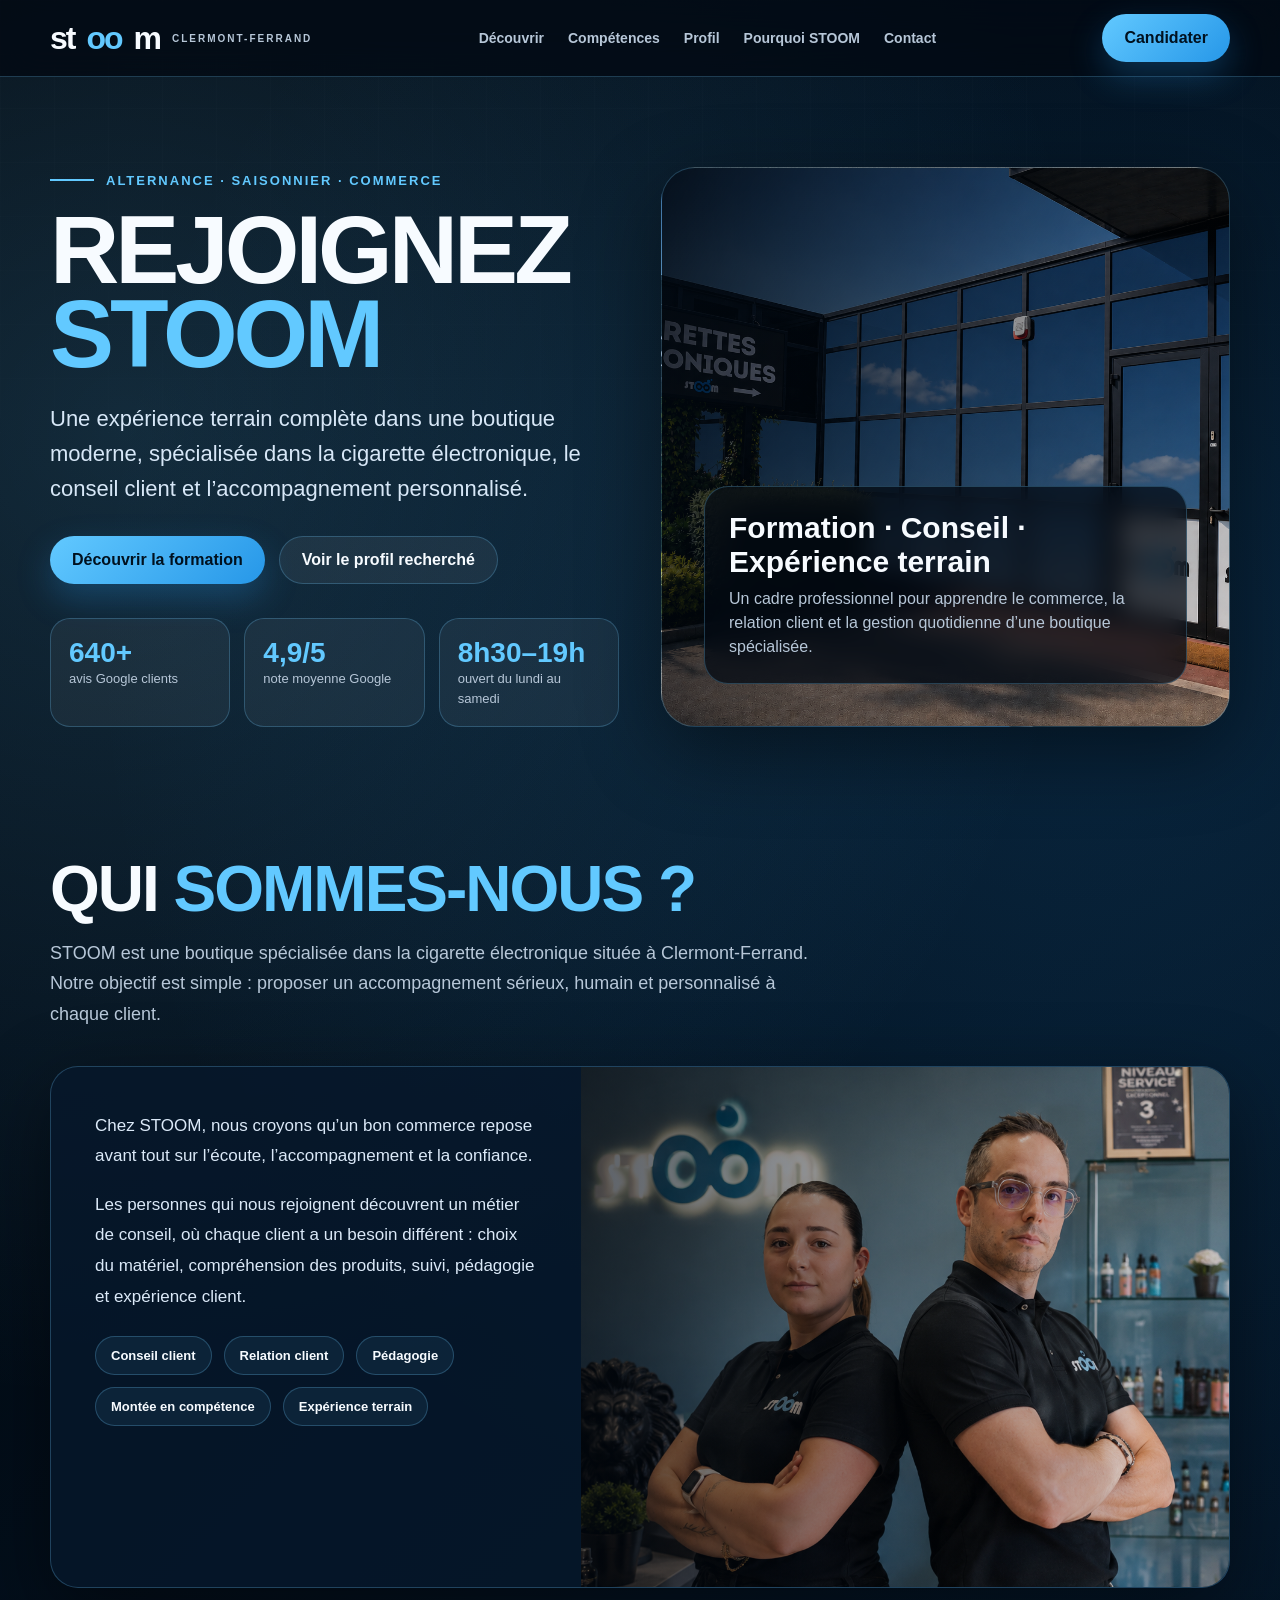
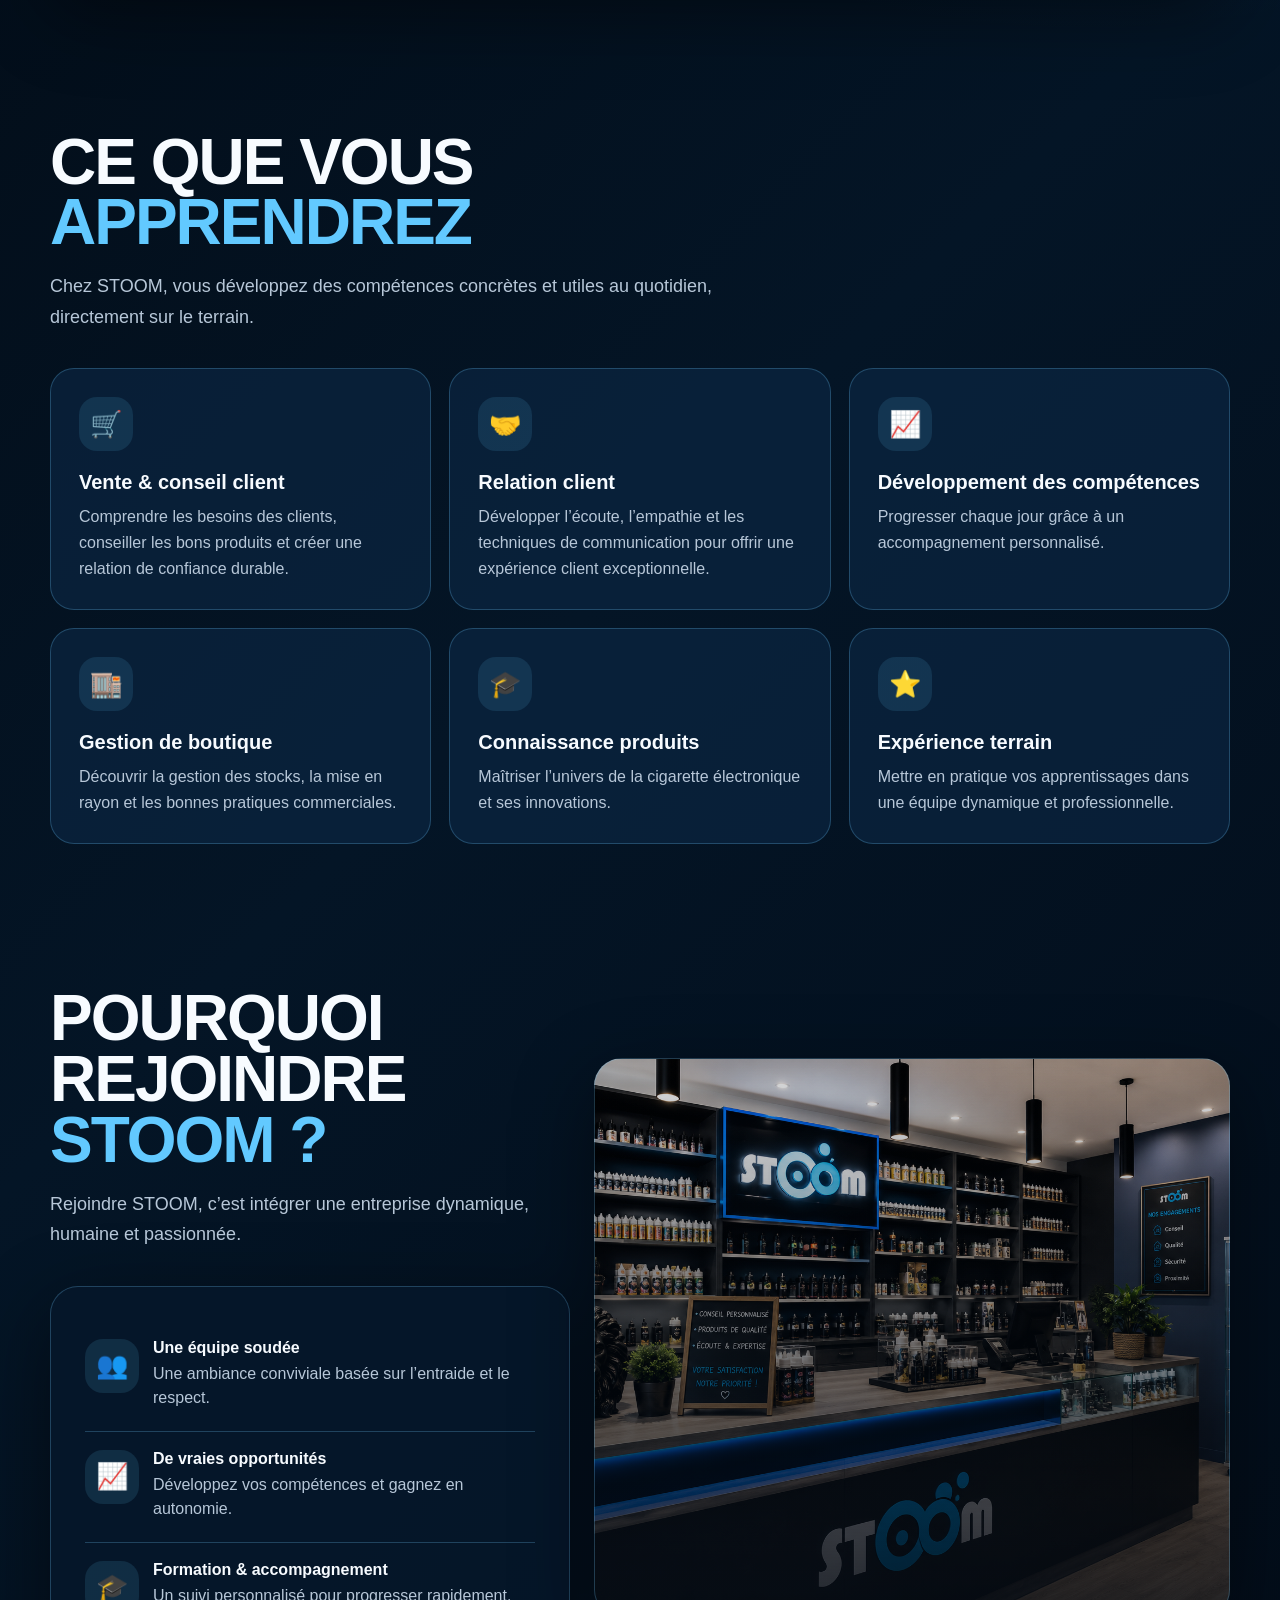
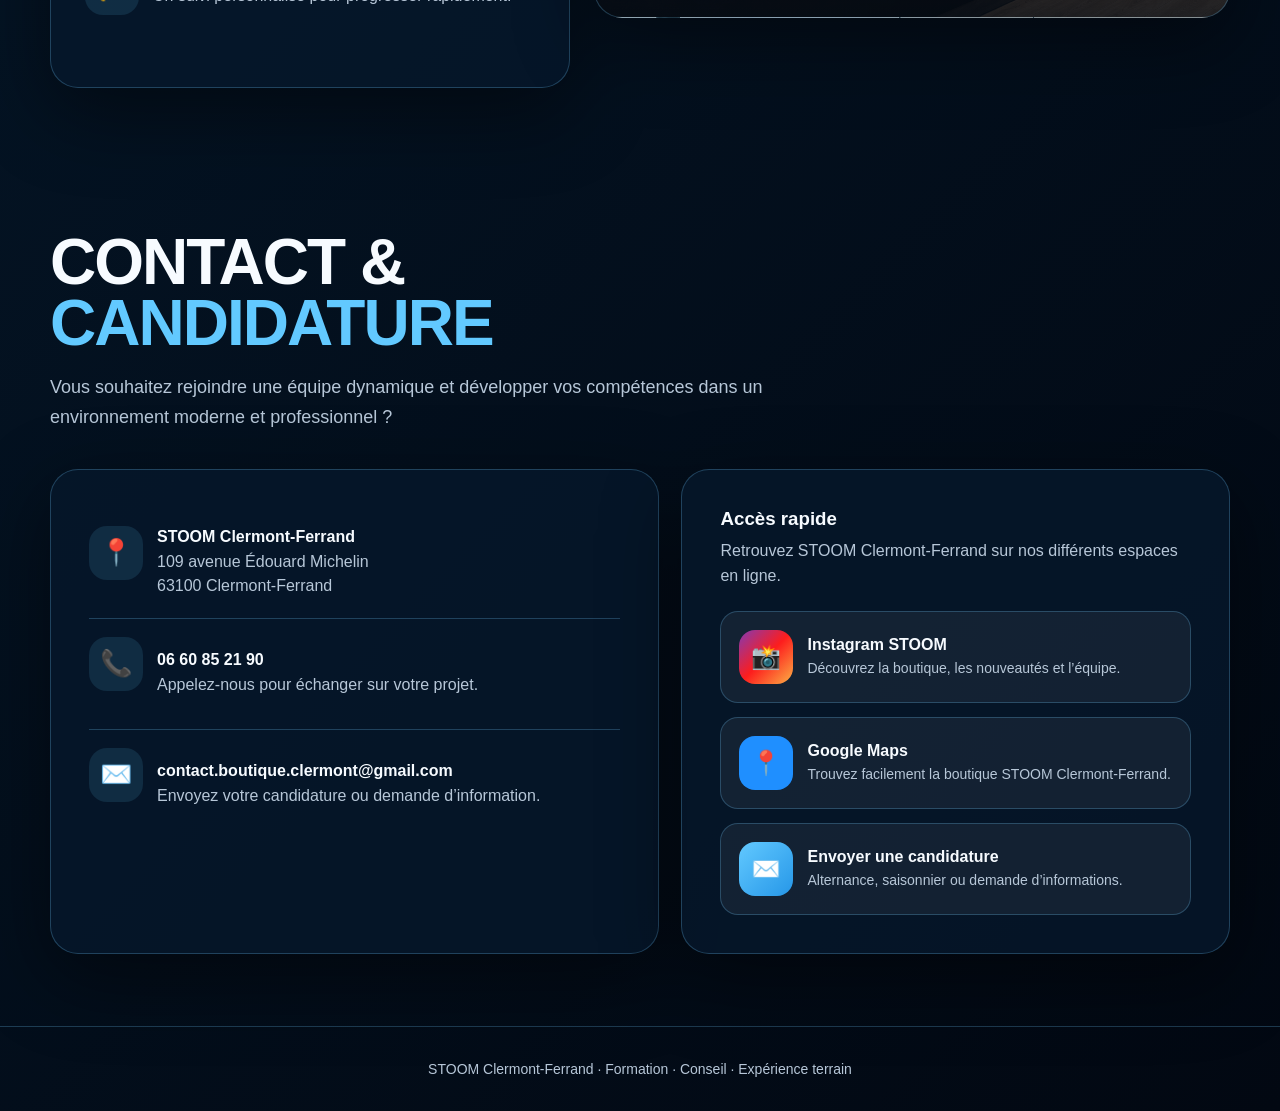
<file: index.html>
<!DOCTYPE html>
<html lang="fr">
<head>
<meta charset="UTF-8" />
<meta name="viewport" content="width=device-width, initial-scale=1.0"/>

<title>STOOM Clermont-Ferrand | Alternance & Emploi saisonnier</title>

<meta name="description" content="Découvrez STOOM Clermont-Ferrand : une boutique moderne spécialisée dans la cigarette électronique, proposant alternance et emploi saisonnier dans un environnement professionnel et humain."/>

<style>

:root{
  --bg:#020912;
  --bg2:#06172a;
  --panel:rgba(7,24,43,.82);
  --panel2:rgba(12,39,68,.65);
  --blue:#62c9ff;
  --blue2:#2697e8;
  --white:#f7fbff;
  --muted:#b7c7d8;
  --line:rgba(112,201,255,.25);
  --shadow:0 24px 80px rgba(0,0,0,.45);
  --radius:28px;
  --max:1180px;
}

*{
  margin:0;
  padding:0;
  box-sizing:border-box;
}

html{
  scroll-behavior:smooth;
}

body{
  font-family:Arial, Helvetica, sans-serif;
  background:
    radial-gradient(circle at 10% 10%, rgba(98,201,255,.18), transparent 24%),
    radial-gradient(circle at 85% 15%, rgba(38,151,232,.16), transparent 26%),
    linear-gradient(135deg,#01050b 0%,#041526 50%,#020812 100%);
  color:var(--white);
  overflow-x:hidden;
}

body::before{
  content:"";
  position:fixed;
  inset:0;
  pointer-events:none;
  background-image:
  linear-gradient(rgba(255,255,255,.025) 1px, transparent 1px),
  linear-gradient(90deg, rgba(255,255,255,.025) 1px, transparent 1px);
  background-size:54px 54px;
  mask-image:linear-gradient(to bottom, rgba(0,0,0,.55), transparent 85%);
  z-index:-1;
}

a{
  color:inherit;
  text-decoration:none;
}

img{
  max-width:100%;
  display:block;
}

.wrap{
  width:min(var(--max), calc(100% - 34px));
  margin:auto;
}

/* NAV */

.nav{
  position:sticky;
  top:0;
  z-index:50;
  backdrop-filter:blur(18px);
  background:rgba(2,9,18,.75);
  border-bottom:1px solid var(--line);
}

.nav-inner{
  min-height:76px;
  display:flex;
  align-items:center;
  justify-content:space-between;
  gap:20px;
}

.brand{
  display:flex;
  align-items:center;
  gap:12px;
  font-size:32px;
  font-weight:900;
  letter-spacing:-2px;
}

.brand .oo{
  color:var(--blue);
}

.brand small{
  display:block;
  font-size:10px;
  letter-spacing:2px;
  color:var(--muted);
  text-transform:uppercase;
}

.links{
  display:flex;
  gap:24px;
  color:var(--muted);
  font-size:14px;
  font-weight:700;
}

.links a:hover{
  color:var(--blue);
}

.btn{
  min-height:48px;
  display:inline-flex;
  align-items:center;
  justify-content:center;
  padding:0 22px;
  border-radius:999px;
  font-weight:900;
  background:linear-gradient(135deg,var(--blue),var(--blue2));
  color:#00111f;
  box-shadow:0 14px 34px rgba(38,151,232,.28);
}

/* HERO */

.hero{
  padding:90px 0 60px;
}

.hero-grid{
  display:grid;
  grid-template-columns:1fr 1fr;
  gap:42px;
  align-items:center;
}

.eyebrow{
  display:inline-flex;
  align-items:center;
  gap:12px;
  color:var(--blue);
  font-weight:900;
  letter-spacing:2px;
  text-transform:uppercase;
  font-size:13px;
  margin-bottom:20px;
}

.eyebrow::before{
  content:"";
  width:44px;
  height:2px;
  background:var(--blue);
}

h1{
  font-size:clamp(48px,8vw,96px);
  line-height:.88;
  letter-spacing:-4px;
  text-transform:uppercase;
  margin-bottom:24px;
}

.blue{
  color:var(--blue);
}

.lead{
  color:#d7e7f7;
  font-size:clamp(18px,2vw,22px);
  line-height:1.6;
  margin-bottom:30px;
  max-width:650px;
}

.hero-actions{
  display:flex;
  flex-wrap:wrap;
  gap:14px;
  margin-bottom:34px;
}

.btn.secondary{
  background:rgba(255,255,255,.06);
  border:1px solid var(--line);
  color:var(--white);
  box-shadow:none;
}

.stats{
  display:grid;
  grid-template-columns:repeat(3,1fr);
  gap:14px;
}

.stat{
  background:rgba(255,255,255,.05);
  border:1px solid var(--line);
  border-radius:20px;
  padding:18px;
}

.stat strong{
  display:block;
  font-size:28px;
  color:var(--blue);
}

.stat span{
  color:var(--muted);
  font-size:13px;
  line-height:1.4;
}

.hero-card{
  min-height:560px;
  border-radius:34px;
  overflow:hidden;
  position:relative;
  border:1px solid var(--line);
  box-shadow:var(--shadow);
  background:
    linear-gradient(115deg, rgba(1,8,16,.92) 0%, rgba(1,8,16,.45) 48%, rgba(1,8,16,.04) 100%),
    url('boutique-stoom.jpg');
  background-size:cover;
  background-position:center;
}

.card-caption{
  position:absolute;
  left:42px;
  right:42px;
  bottom:42px;
  padding:24px;
  border-radius:24px;
  background:rgba(2,9,18,.72);
  border:1px solid var(--line);
  backdrop-filter:blur(12px);
}

.card-caption h2{
  font-size:30px;
  margin-bottom:8px;
}

.card-caption p{
  color:var(--muted);
  line-height:1.5;
}

/* GENERAL */

section{
  padding:72px 0;
}

.section-head{
  margin-bottom:36px;
  max-width:760px;
}

.section-head h2{
  font-size:clamp(36px,5vw,66px);
  line-height:.95;
  letter-spacing:-2px;
  text-transform:uppercase;
  margin-bottom:18px;
}

.section-head p{
  color:var(--muted);
  line-height:1.7;
  font-size:18px;
}

.panel{
  background:var(--panel);
  border:1px solid var(--line);
  border-radius:var(--radius);
  overflow:hidden;
  box-shadow:var(--shadow);
}

/* ABOUT */

.about-grid{
  display:grid;
  grid-template-columns:.9fr 1.1fr;
}

.about-text{
  padding:44px;
}

.about-text p{
  line-height:1.8;
  margin-bottom:18px;
  color:#dbe9f8;
  font-size:17px;
}

.about-visual{
  min-height:520px;
  background:
  linear-gradient(90deg, rgba(2,9,18,.65), rgba(2,9,18,.05)),
  url('equipe-stoom.jpg');
  background-size:cover;
  background-position:center 18%;
}

.pill-list{
  display:flex;
  flex-wrap:wrap;
  gap:12px;
  margin-top:24px;
}

.pill{
  padding:11px 15px;
  border-radius:999px;
  border:1px solid var(--line);
  background:rgba(98,201,255,.08);
  font-size:13px;
  font-weight:800;
}

/* CARDS */

.cards{
  display:grid;
  grid-template-columns:repeat(3,1fr);
  gap:18px;
}

.feature{
  padding:28px;
  border-radius:24px;
  background:var(--panel2);
  border:1px solid var(--line);
  transition:.2s;
}

.feature:hover{
  transform:translateY(-5px);
  border-color:rgba(98,201,255,.55);
}

.icon{
  width:54px;
  height:54px;
  border-radius:18px;
  display:grid;
  place-items:center;
  background:rgba(98,201,255,.12);
  color:var(--blue);
  font-size:26px;
  margin-bottom:20px;
}

.feature h3{
  margin-bottom:10px;
  font-size:20px;
}

.feature p{
  color:var(--muted);
  line-height:1.6;
}

/* SPLIT */

.split{
  display:grid;
  grid-template-columns:1fr 1fr;
  gap:22px;
}

.list-panel{
  padding:34px;
}

.list-panel h3{
  margin-bottom:22px;
  color:var(--blue);
}

.item{
  display:grid;
  grid-template-columns:54px 1fr;
  gap:14px;
  padding:18px 0;
  border-bottom:1px solid var(--line);
}

.item:last-child{
  border-bottom:0;
}

.item b{
  display:block;
  margin-bottom:5px;
}

.item span{
  color:var(--muted);
  line-height:1.5;
}

/* WHY */

.why{
  display:grid;
  grid-template-columns:.9fr 1.1fr;
  gap:24px;
  align-items:center;
}

.why-visual{
  min-height:560px;
  border-radius:var(--radius);
  border:1px solid var(--line);
  box-shadow:var(--shadow);
  background:
  linear-gradient(0deg, rgba(2,9,18,.85), rgba(2,9,18,.14)),
  url('interieur-stoom.jpg');
  background-size:cover;
  background-position:center;
}

/* CONTACT */

.contact-grid{
  display:grid;
  grid-template-columns:1fr .9fr;
  gap:22px;
}

.contact-card{
  padding:38px;
}

.contact-row{
  display:grid;
  grid-template-columns:54px 1fr;
  gap:14px;
  align-items:center;
  padding:18px 0;
  border-bottom:1px solid var(--line);
}

.contact-row:last-child{
  border-bottom:0;
}

.contact-row strong{
  display:block;
  margin-bottom:4px;
}

.contact-row span{
  color:var(--muted);
  line-height:1.5;
}

.qrbox{
  padding:38px;
}

.quick-links{
  display:flex;
  flex-direction:column;
  gap:14px;
  margin-top:22px;
}

.quick-link{
  display:flex;
  align-items:center;
  gap:14px;
  padding:18px;
  border-radius:18px;
  background:rgba(255,255,255,.06);
  border:1px solid var(--line);
  transition:.2s;
}

.quick-link:hover{
  border-color:var(--blue);
  transform:translateY(-2px);
}

.quick-icon{
  width:54px;
  height:54px;
  border-radius:16px;
  display:grid;
  place-items:center;
  font-size:24px;
  flex-shrink:0;
}

.instagram{
  background:linear-gradient(135deg,#833ab4,#fd1d1d,#fcb045);
}

.maps{
  background:#1f8fff;
}

.mail{
  background:linear-gradient(135deg,var(--blue),var(--blue2));
  color:#00111f;
}

.quick-link strong{
  display:block;
  margin-bottom:4px;
}

.quick-link span{
  color:var(--muted);
  font-size:14px;
  line-height:1.45;
}

/* FOOTER */

.footer{
  padding:34px 0;
  border-top:1px solid var(--line);
  text-align:center;
  color:var(--muted);
  font-size:14px;
}

/* MOBILE */

@media(max-width:940px){

  .links{
    display:none;
  }

  .hero-grid,
  .about-grid,
  .split,
  .why,
  .contact-grid{
    grid-template-columns:1fr;
  }

  .cards{
    grid-template-columns:1fr 1fr;
  }

  .stats{
    grid-template-columns:1fr;
  }

  .hero-card{
    min-height:430px;
  }

}

@media(max-width:620px){

  .cards{
    grid-template-columns:1fr;
  }

  .wrap{
    width:min(100% - 24px, var(--max));
  }

  h1{
    letter-spacing:-2px;
  }

  .about-text,
  .list-panel,
  .contact-card,
  .qrbox{
    padding:24px;
  }

  .about-visual{
    min-height:520px;
    background-position:center top;
  }

}

</style>
</head>

<body>

<header class="nav">
  <div class="wrap nav-inner">

    <a class="brand" href="#top">
      st<span class="oo">oo</span>m
      <small>Clermont-Ferrand</small>
    </a>

    <nav class="links">
      <a href="#decouvrir">Découvrir</a>
      <a href="#apprendre">Compétences</a>
      <a href="#profil">Profil</a>
      <a href="#pourquoi">Pourquoi STOOM</a>
      <a href="#contact">Contact</a>
    </nav>

    <a class="btn" href="#contact">
      Candidater
    </a>

  </div>
</header>

<main id="top">

<section class="hero">
  <div class="wrap hero-grid">

    <div>

      <div class="eyebrow">
        Alternance · saisonnier · commerce
      </div>

      <h1>
        Rejoignez
        <span class="blue">STOOM</span>
      </h1>

      <p class="lead">
        Une expérience terrain complète dans une boutique moderne, spécialisée dans la cigarette électronique, le conseil client et l’accompagnement personnalisé.
      </p>

      <div class="hero-actions">
        <a class="btn" href="#apprendre">
          Découvrir la formation
        </a>

        <a class="btn secondary" href="#profil">
          Voir le profil recherché
        </a>
      </div>

      <div class="stats">

        <div class="stat">
          <strong>640+</strong>
          <span>avis Google clients</span>
        </div>

        <div class="stat">
          <strong>4,9/5</strong>
          <span>note moyenne Google</span>
        </div>

        <div class="stat">
          <strong>8h30–19h</strong>
          <span>ouvert du lundi au samedi</span>
        </div>

      </div>

    </div>

    <div class="hero-card">

      <div class="card-caption">
        <h2>
          Formation · Conseil · Expérience terrain
        </h2>

        <p>
          Un cadre professionnel pour apprendre le commerce, la relation client et la gestion quotidienne d’une boutique spécialisée.
        </p>
      </div>

    </div>

  </div>
</section>

<section id="decouvrir">

  <div class="wrap">

    <div class="section-head">

      <h2>
        Qui
        <span class="blue">sommes-nous ?</span>
      </h2>

      <p>
        STOOM est une boutique spécialisée dans la cigarette électronique située à Clermont-Ferrand. Notre objectif est simple : proposer un accompagnement sérieux, humain et personnalisé à chaque client.
      </p>

    </div>

    <div class="panel about-grid">

      <div class="about-text">

        <p>
          Chez STOOM, nous croyons qu’un bon commerce repose avant tout sur l’écoute, l’accompagnement et la confiance.
        </p>

        <p>
          Les personnes qui nous rejoignent découvrent un métier de conseil, où chaque client a un besoin différent : choix du matériel, compréhension des produits, suivi, pédagogie et expérience client.
        </p>

        <div class="pill-list">

          <span class="pill">Conseil client</span>
          <span class="pill">Relation client</span>
          <span class="pill">Pédagogie</span>
          <span class="pill">Montée en compétence</span>
          <span class="pill">Expérience terrain</span>

        </div>

      </div>

      <div class="about-visual"></div>

    </div>

  </div>

</section>

<section id="apprendre">

  <div class="wrap">

    <div class="section-head">

      <h2>
        Ce que vous
        <span class="blue">apprendrez</span>
      </h2>

      <p>
        Chez STOOM, vous développez des compétences concrètes et utiles au quotidien, directement sur le terrain.
      </p>

    </div>

    <div class="cards">

      <article class="feature">
        <div class="icon">🛒</div>
        <h3>Vente & conseil client</h3>
        <p>Comprendre les besoins des clients, conseiller les bons produits et créer une relation de confiance durable.</p>
      </article>

      <article class="feature">
        <div class="icon">🤝</div>
        <h3>Relation client</h3>
        <p>Développer l’écoute, l’empathie et les techniques de communication pour offrir une expérience client exceptionnelle.</p>
      </article>

      <article class="feature">
        <div class="icon">📈</div>
        <h3>Développement des compétences</h3>
        <p>Progresser chaque jour grâce à un accompagnement personnalisé.</p>
      </article>

      <article class="feature">
        <div class="icon">🏬</div>
        <h3>Gestion de boutique</h3>
        <p>Découvrir la gestion des stocks, la mise en rayon et les bonnes pratiques commerciales.</p>
      </article>

      <article class="feature">
        <div class="icon">🎓</div>
        <h3>Connaissance produits</h3>
        <p>Maîtriser l’univers de la cigarette électronique et ses innovations.</p>
      </article>

      <article class="feature">
        <div class="icon">⭐</div>
        <h3>Expérience terrain</h3>
        <p>Mettre en pratique vos apprentissages dans une équipe dynamique et professionnelle.</p>
      </article>

    </div>

  </div>

</section>

<section id="pourquoi">

  <div class="wrap why">

    <div>

      <div class="section-head">

        <h2>
          Pourquoi rejoindre
          <span class="blue">STOOM ?</span>
        </h2>

        <p>
          Rejoindre STOOM, c’est intégrer une entreprise dynamique, humaine et passionnée.
        </p>

      </div>

      <div class="panel list-panel">

        <div class="item">
          <div class="icon">👥</div>
          <div>
            <b>Une équipe soudée</b>
            <span>Une ambiance conviviale basée sur l’entraide et le respect.</span>
          </div>
        </div>

        <div class="item">
          <div class="icon">📈</div>
          <div>
            <b>De vraies opportunités</b>
            <span>Développez vos compétences et gagnez en autonomie.</span>
          </div>
        </div>

        <div class="item">
          <div class="icon">🎓</div>
          <div>
            <b>Formation & accompagnement</b>
            <span>Un suivi personnalisé pour progresser rapidement.</span>
          </div>
        </div>

      </div>

    </div>

    <div class="why-visual"></div>

  </div>

</section>

<section id="contact">

  <div class="wrap">

    <div class="section-head">

      <h2>
        Contact &
        <span class="blue">candidature</span>
      </h2>

      <p>
        Vous souhaitez rejoindre une équipe dynamique et développer vos compétences dans un environnement moderne et professionnel ?
      </p>

    </div>

    <div class="contact-grid">

      <div class="panel contact-card">

        <div class="contact-row">
          <div class="icon">📍</div>
          <div>
            <strong>STOOM Clermont-Ferrand</strong>
            <span>
              109 avenue Édouard Michelin<br>
              63100 Clermont-Ferrand
            </span>
          </div>
        </div>

        <a class="contact-row" href="tel:+33660852190">
          <div class="icon">📞</div>
          <div>
            <strong>06 60 85 21 90</strong>
            <span>Appelez-nous pour échanger sur votre projet.</span>
          </div>
        </a>

        <a class="contact-row" href="mailto:contact.boutique.clermont@gmail.com">
          <div class="icon">✉️</div>
          <div>
            <strong>contact.boutique.clermont@gmail.com</strong>
            <span>Envoyez votre candidature ou demande d’information.</span>
          </div>
        </a>

      </div>

      <div class="panel qrbox">

        <h3 style="margin-bottom:8px;">
          Accès rapide
        </h3>

        <p style="color:var(--muted); line-height:1.6;">
          Retrouvez STOOM Clermont-Ferrand sur nos différents espaces en ligne.
        </p>

        <div class="quick-links">

          <a class="quick-link"
             href="https://www.instagram.com/stoomclermontferrand/"
             target="_blank">

            <div class="quick-icon instagram">
              📸
            </div>

            <div>
              <strong>Instagram STOOM</strong>
              <span>
                Découvrez la boutique, les nouveautés et l’équipe.
              </span>
            </div>

          </a>

          <a class="quick-link"
             href="https://www.google.com/maps/dir//STOOM+Cigarettes+%C3%A9lectronique+-+Clermont-Ferrand"
             target="_blank">

            <div class="quick-icon maps">
              📍
            </div>

            <div>
              <strong>Google Maps</strong>
              <span>
                Trouvez facilement la boutique STOOM Clermont-Ferrand.
              </span>
            </div>

          </a>

          <a class="quick-link"
             href="mailto:contact.boutique.clermont@gmail.com?subject=Candidature%20STOOM">

            <div class="quick-icon mail">
              ✉️
            </div>

            <div>
              <strong>Envoyer une candidature</strong>
              <span>
                Alternance, saisonnier ou demande d’informations.
              </span>
            </div>

          </a>

        </div>

      </div>

    </div>

  </div>

</section>

</main>

<footer class="footer">
  <div class="wrap">
    STOOM Clermont-Ferrand · Formation · Conseil · Expérience terrain
  </div>
</footer>

</body>
</html>
</file>
